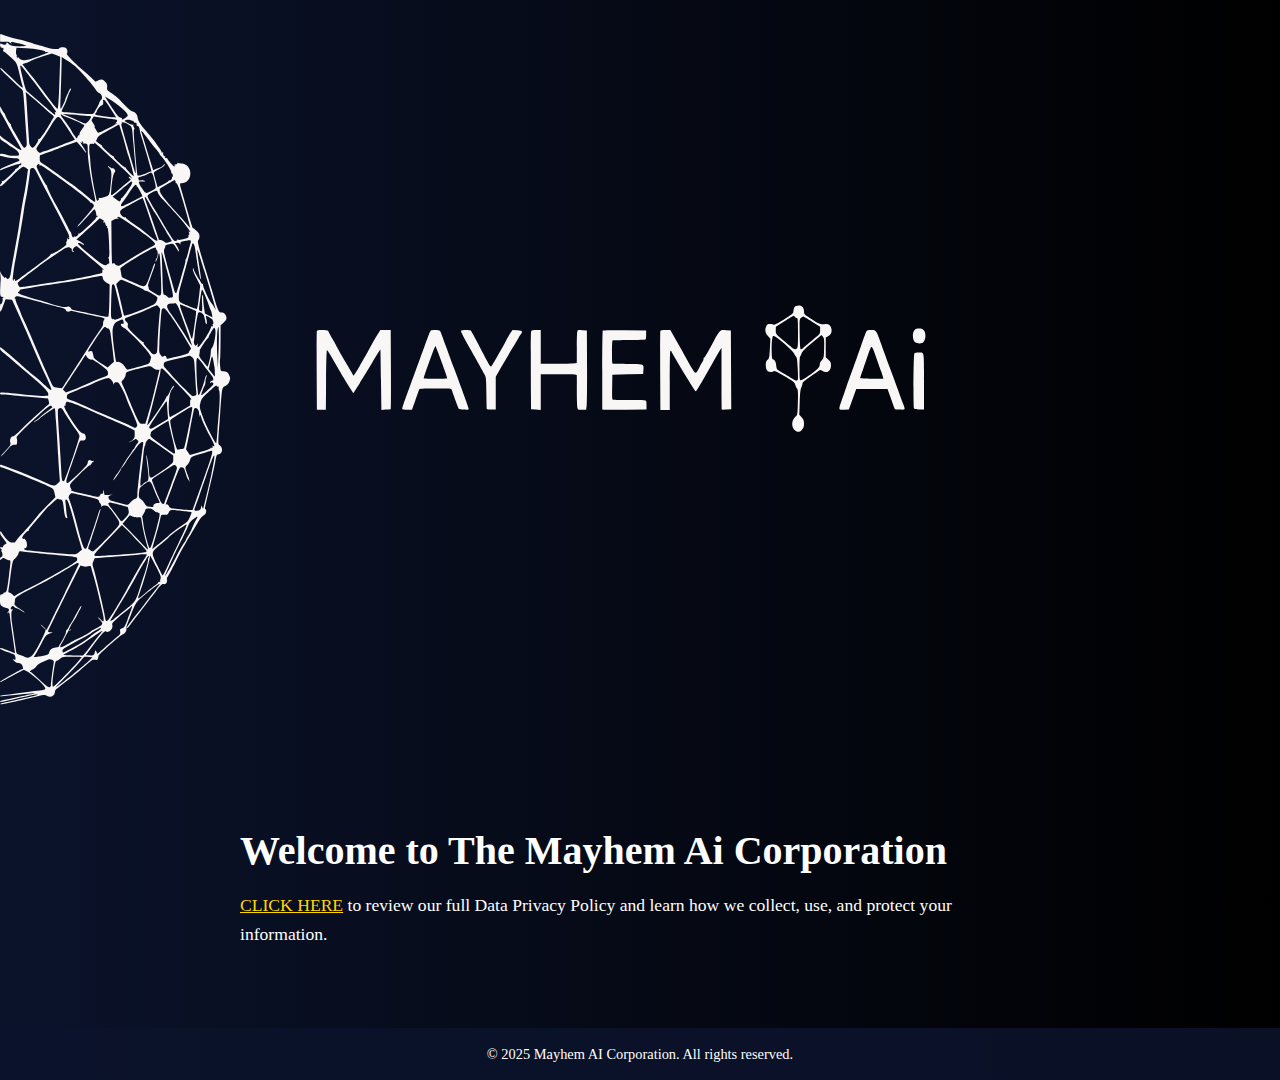
<file: index.html>
<!DOCTYPE html>
<html lang="en">
<head>
  <meta charset="UTF-8" />
  <meta name="viewport" content="width=device-width, initial-scale=1.0" />
  <title>Mayhem Ai Corporation Page</title>
  <link rel="stylesheet" href="css/style.css" />
  <link rel="icon" href="icons/mayhem_icon.svg" type="image/svg+xml">
  <!-- 32×32 fallback -->
  <link
    rel="icon"
    type="image/png"
    sizes="32x32"
    href="icons/cube_fallback_32.png"
  />

  <!-- 64×64 fallback -->
  <link
    rel="icon"
    type="image/png"
    sizes="64x64"
    href="icons/cube_fallback_64.png"
  />

  <!-- 100×100 fallback -->
  <link
    rel="icon"
    type="image/png"
    sizes="100x100"
    href="icons/cube_fallback.png"
  />
</head>
<body>
  
  <header class="logo-header"></header>

  
  <main class="page-content">
    <div class="text-container">
      <h1>Welcome to The Mayhem Ai Corporation</h1>
      
      <p>
       <a href="privacy.html" style="color: #FFD700;" target="_blank">CLICK HERE</a> to review our full Data Privacy Policy and learn how we collect, use, and protect your information.
      </p>
    </div>
  </main>

   <!--  Footer with copyright notice  -->
  <footer class="site-footer">
    <div class="text-container">
      &copy; 2025 Mayhem AI Corporation. All rights reserved.
    </div>
  </footer>

  </body>

</html>
</file>
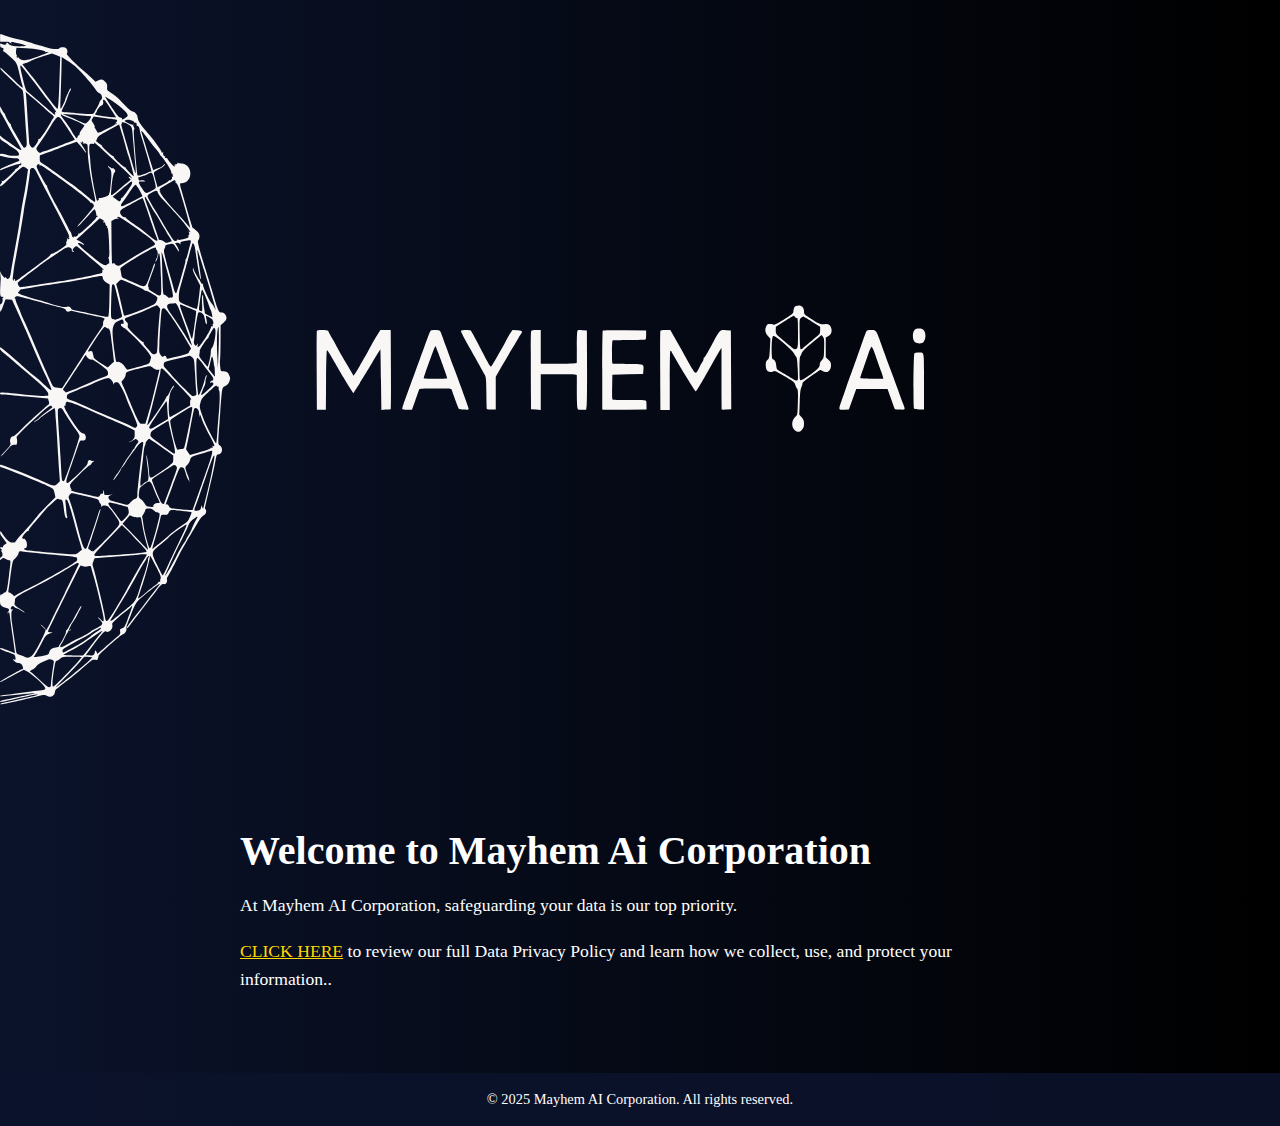
<file: MayhemAi/index.html>
<!DOCTYPE html>
<html lang="en">
<head>
  <meta charset="UTF-8" />
  <meta name="viewport" content="width=device-width, initial-scale=1.0" />
  <title>Mayhem Ai Corporation Page</title>
  <link rel="stylesheet" href="css/style.css" />
  <link rel="icon" href="icons/mayhem_icon.svg" type="image/svg+xml">
  <!-- 32×32 fallback -->
  <link
    rel="icon"
    type="image/png"
    sizes="32x32"
    href="icons/cube_fallback_32.png"
  />

  <!-- 64×64 fallback -->
  <link
    rel="icon"
    type="image/png"
    sizes="64x64"
    href="icons/cube_fallback_64.png"
  />

  <!-- 100×100 fallback -->
  <link
    rel="icon"
    type="image/png"
    sizes="100x100"
    href="icons/cube_fallback.png"
  />
</head>
<body>
  
  <header class="logo-header"></header>

  
  <main class="page-content">
    <div class="text-container">
      <h1>Welcome to Mayhem Ai Corporation</h1>
      <p>
        At Mayhem AI Corporation, safeguarding your data is our top priority. 
      </p>
      <p>
       <a href="privacy.html" style="color: #FFD700;" target="_blank">CLICK HERE</a> to review our full Data Privacy Policy and learn how we collect, use, and protect your information..
      
    </div>
  </main>

   <!--  Footer with copyright notice  -->
  <footer class="site-footer">
    <div class="text-container">
      &copy; 2025 Mayhem AI Corporation. All rights reserved.
    </div>
  </footer>

  </body>

</html>
</file>
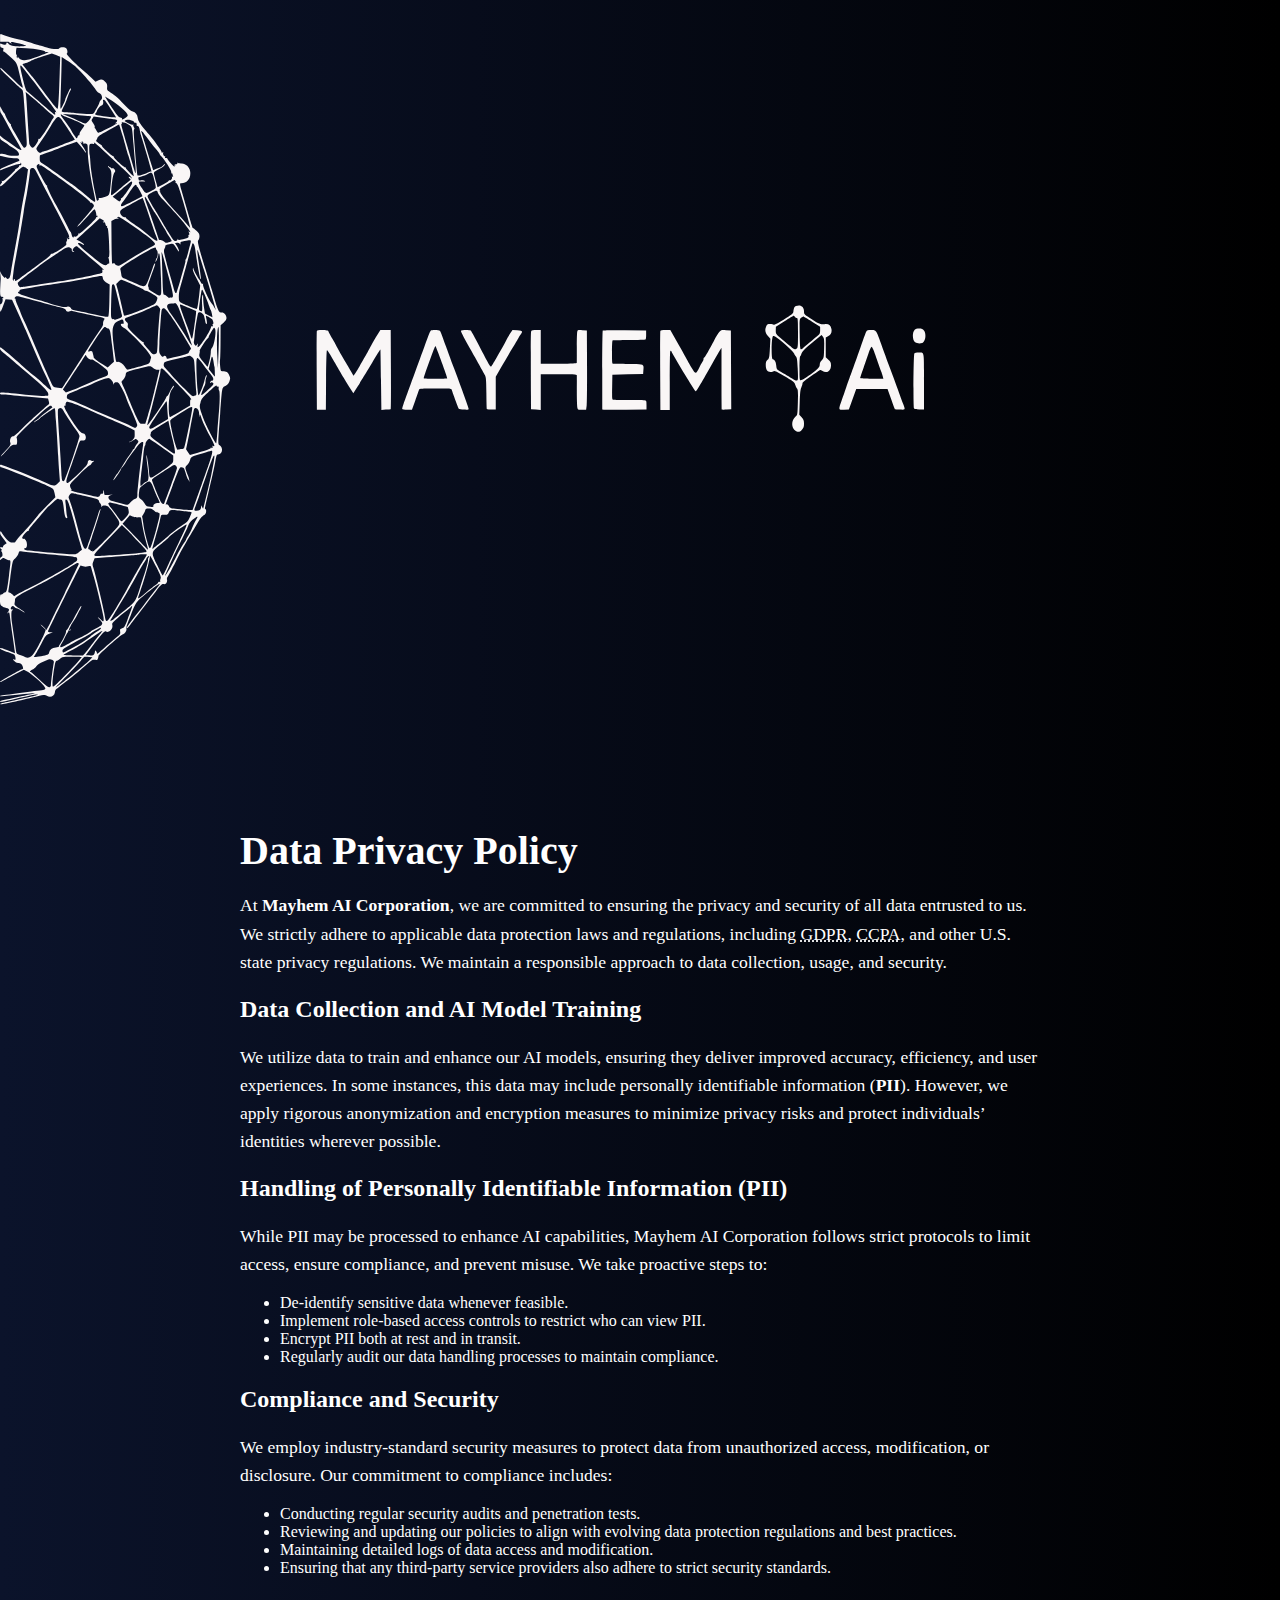
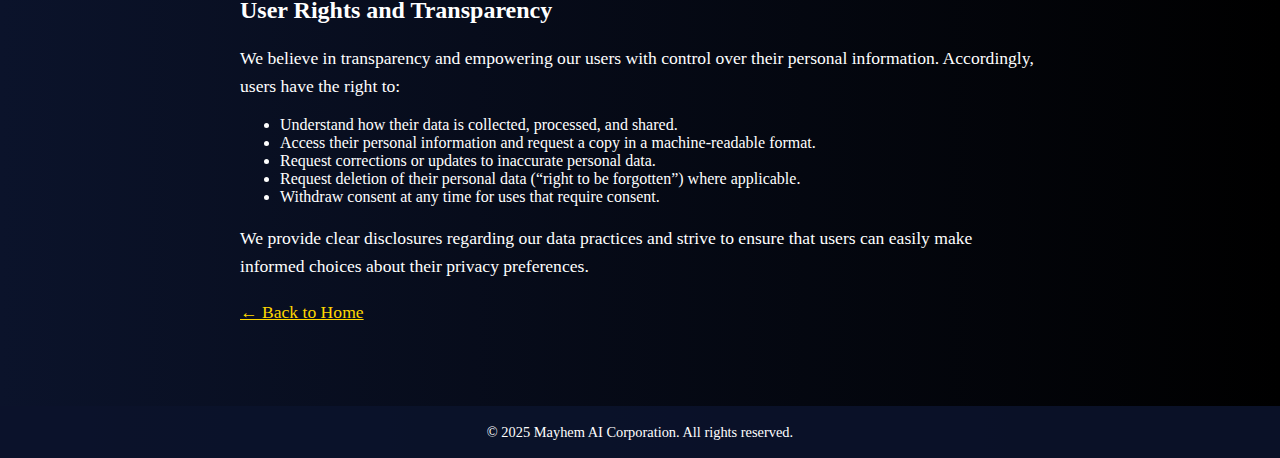
<file: privacy.html>
<!DOCTYPE html>
<html lang="en">
<head>
  <meta charset="UTF-8" />
  <meta name="viewport" content="width=device-width, initial-scale=1.0" />
  <title>Data Privacy Policy – Mayhem AI Corporation</title>
  <link rel="stylesheet" href="css/style.css" />
  <!-- Favicon links -->
  <link rel="icon" href="icons/mayhem_icon.svg" type="image/svg+xml" />
  <link
    rel="icon"
    type="image/png"
    sizes="32x32"
    href="icons/cube_fallback_32.png"
  />
  <link
    rel="icon"
    type="image/png"
    sizes="64x64"
    href="icons/cube_fallback_64.png"
  />
  <link
    rel="icon"
    type="image/png"
    sizes="100x100"
    href="icons/cube_fallback.png"
  />
</head>
<body>
  <header class="logo-header"></header>

  <main class="page-content">
    <div class="text-container">
      <!-- Page Title -->
      <h1>Data Privacy Policy</h1>

      <!-- Introduction -->
      <p>
        At <strong>Mayhem AI Corporation</strong>, we are committed to ensuring
        the privacy and security of all data entrusted to us. We strictly
        adhere to applicable data protection laws and regulations, including
        <abbr title="General Data Protection Regulation">GDPR</abbr>,
        <abbr title="California Consumer Privacy Act">CCPA</abbr>, and other
        U.S. state privacy regulations. We maintain a responsible approach to
        data collection, usage, and security.
      </p>

      <!-- Section: Data Collection and AI Model Training -->
      <h2>Data Collection and AI Model Training</h2>
      <p>
        We utilize data to train and enhance our AI models, ensuring they
        deliver improved accuracy, efficiency, and user experiences. In some
        instances, this data may include personally identifiable information
        (<strong>PII</strong>). However, we apply rigorous anonymization and
        encryption measures to minimize privacy risks and protect individuals’
        identities wherever possible.
      </p>

      <!-- Section: Handling of Personally Identifiable Information (PII) -->
      <h2>Handling of Personally Identifiable Information (PII)</h2>
      <p>
        While PII may be processed to enhance AI capabilities, Mayhem AI
        Corporation follows strict protocols to limit access, ensure compliance,
        and prevent misuse. We take proactive steps to:
      </p>
      <ul>
        <li>De-identify sensitive data whenever feasible.</li>
        <li>Implement role-based access controls to restrict who can view PII.</li>
        <li>Encrypt PII both at rest and in transit.</li>
        <li>Regularly audit our data handling processes to maintain compliance.</li>
      </ul>

      <!-- Section: Compliance and Security -->
      <h2>Compliance and Security</h2>
      <p>
        We employ industry-standard security measures to protect data from
        unauthorized access, modification, or disclosure. Our commitment to
        compliance includes:
      </p>
      <ul>
        <li>Conducting regular security audits and penetration tests.</li>
        <li>Reviewing and updating our policies to align with evolving data
          protection regulations and best practices.</li>
        <li>Maintaining detailed logs of data access and modification.</li>
        <li>Ensuring that any third-party service providers also adhere to
          strict security standards.</li>
      </ul>

      <!-- Section: User Rights and Transparency -->
      <h2>User Rights and Transparency</h2>
      <p>
        We believe in transparency and empowering our users with control over
        their personal information. Accordingly, users have the right to:
      </p>
      <ul>
        <li>Understand how their data is collected, processed, and shared.</li>
        <li>Access their personal information and request a copy in a
          machine-readable format.</li>
        <li>Request corrections or updates to inaccurate personal data.</li>
        <li>Request deletion of their personal data (“right to be forgotten”)
          where applicable.</li>
        <li>Withdraw consent at any time for uses that require consent.</li>
      </ul>
      <p>
        We provide clear disclosures regarding our data practices and strive to
        ensure that users can easily make informed choices about their privacy
        preferences.
      </p>

      <!-- Back to Home link -->
      <p>
        <a href="index.html" style="color: #FFD700;">← Back to Home</a>
      </p>
      
    </div>
  </main>

  <!--  Footer with copyright notice  -->
  <footer class="site-footer">
    <div class="text-container">
      &copy; 2025 Mayhem AI Corporation. All rights reserved.
    </div>
  </footer>

</body>
</html>
</file>
<file: css/style.css>
html,
body {
  margin: 0;
  padding: 0;
  height: 100%;
}

body {
  background-image: url("../images/color_background.svg");
  background-repeat: repeat;
  background-position: center;
  background-size: cover;
  min-height: 100%;
}

.logo-header {
  width: 90%;
  height: 0;
  padding-top: 60%;
  background-image: url("../images/mayhem_logo_svg.svg");
  background-repeat: no-repeat;
  background-position: center center;
  background-size: contain;
}

.page-content {
  position: relative;
  width: 100%;
  padding: 2rem; /* add some spacing around your text */
  box-sizing: border-box;
  color: #ffffff; /* white text over the dark background */
  
}

.text-container {
  max-width: 800px;
  margin: 0 auto;
}

.page-content h1 {
  font-size: 2.5rem;
  margin-bottom: 1rem;
}

.page-content p {
  font-size: 1.1rem;
  line-height: 1.6;
  margin-bottom: 1rem;
}

/* Footer styling */
.site-footer {
  background-color: rgba(11, 19, 43, 0.9); /* dark navy, slightly translucent */
  color: #ffffff;
  padding: 1rem 0;
  text-align: center;
}

.site-footer .text-container {
  max-width: 800px;
  margin: 0 auto;
  font-size: 0.9rem;
  line-height: 1.4;
}

/* Optional: give a little separation from the main content */
.page-content {
  margin-bottom: 2rem;
}
</file>
<file: MayhemAi/css/style.css>
html,
body {
  margin: 0;
  padding: 0;
  height: 100%;
}

body {
  background-image: url("../images/color_background.svg");
  background-repeat: repeat;
  background-position: center;
  background-size: cover;
  min-height: 100%;
}

.logo-header {
  width: 90%;
  height: 0;
  padding-top: 60%;
  background-image: url("../images/mayhem_logo_svg.svg");
  background-repeat: no-repeat;
  background-position: center center;
  background-size: contain;
}

.page-content {
  position: relative;
  width: 100%;
  padding: 2rem; /* add some spacing around your text */
  box-sizing: border-box;
  color: #ffffff; /* white text over the dark background */
  
}

.text-container {
  max-width: 800px;
  margin: 0 auto;
}

.page-content h1 {
  font-size: 2.5rem;
  margin-bottom: 1rem;
}

.page-content p {
  font-size: 1.1rem;
  line-height: 1.6;
  margin-bottom: 1rem;
}

/* Footer styling */
.site-footer {
  background-color: rgba(11, 19, 43, 0.9); /* dark navy, slightly translucent */
  color: #ffffff;
  padding: 1rem 0;
  text-align: center;
}

.site-footer .text-container {
  max-width: 800px;
  margin: 0 auto;
  font-size: 0.9rem;
  line-height: 1.4;
}

/* Optional: give a little separation from the main content */
.page-content {
  margin-bottom: 2rem;
}
</file>
